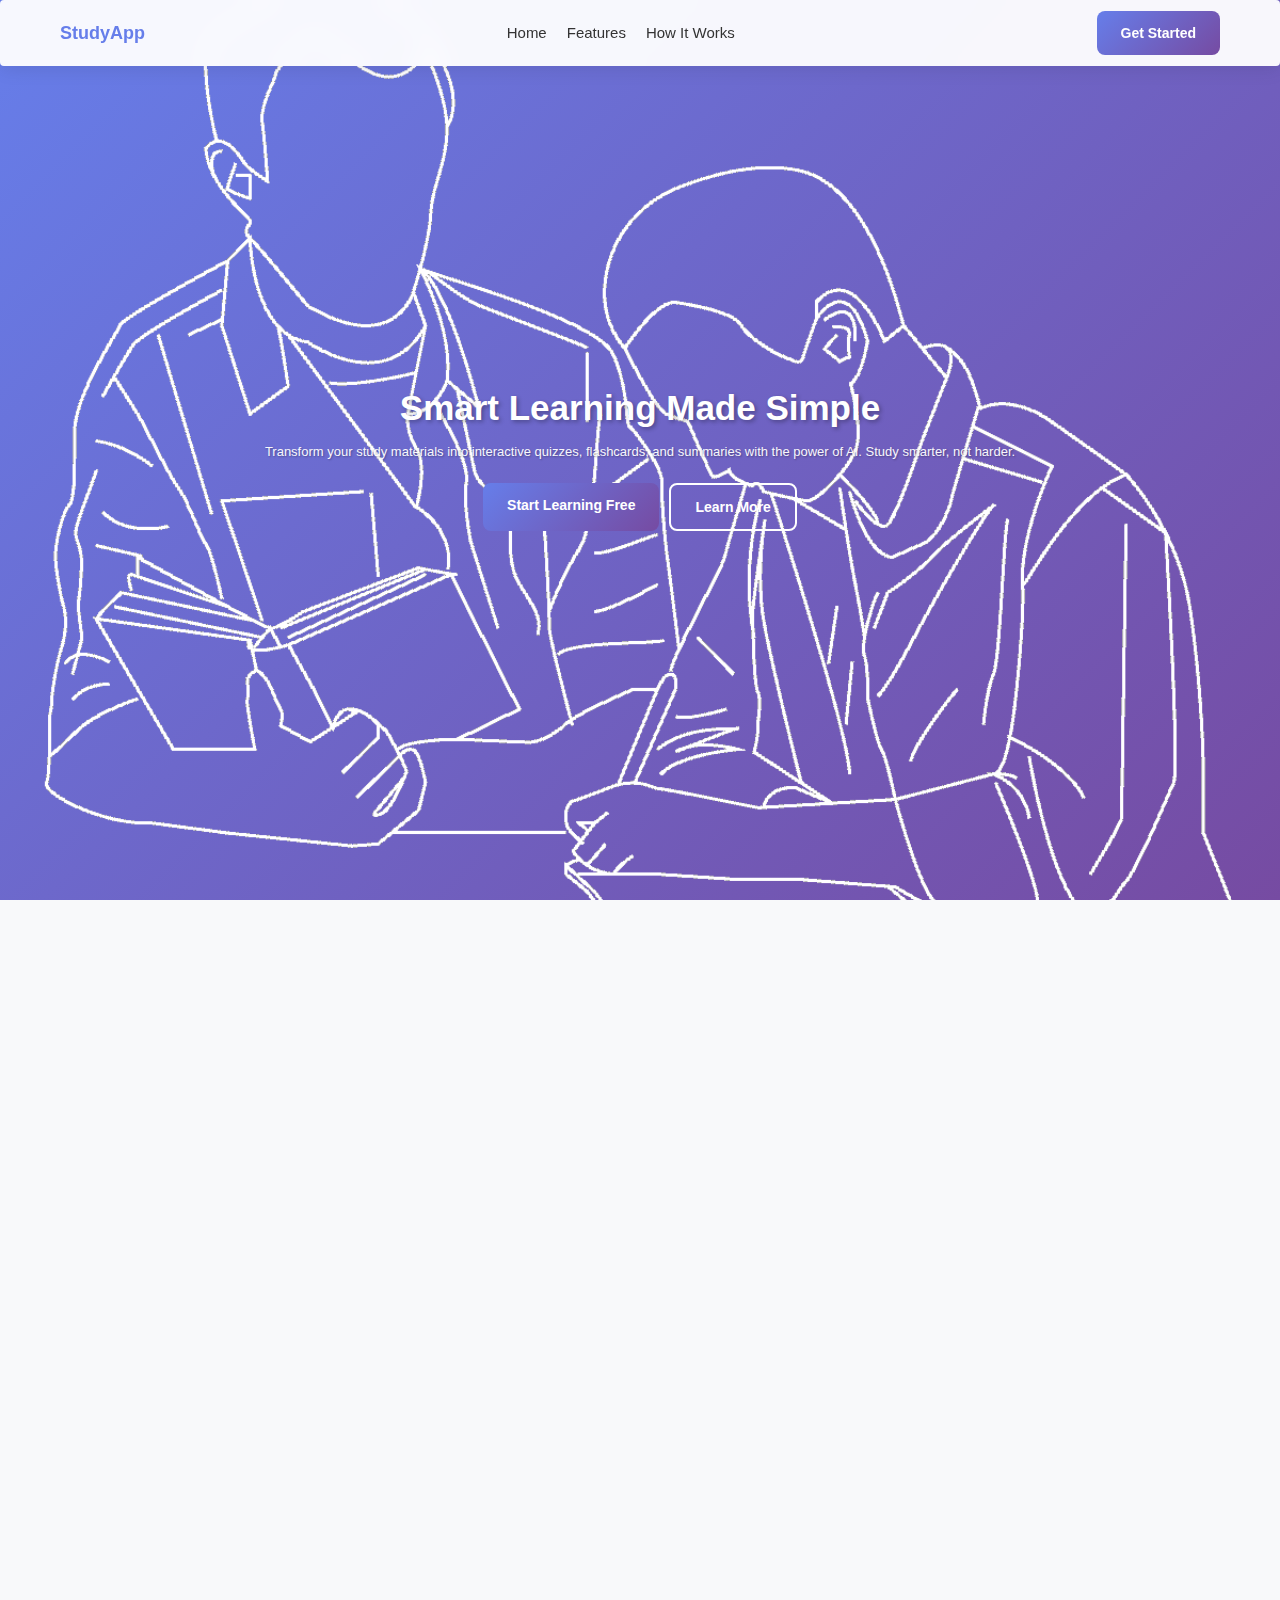
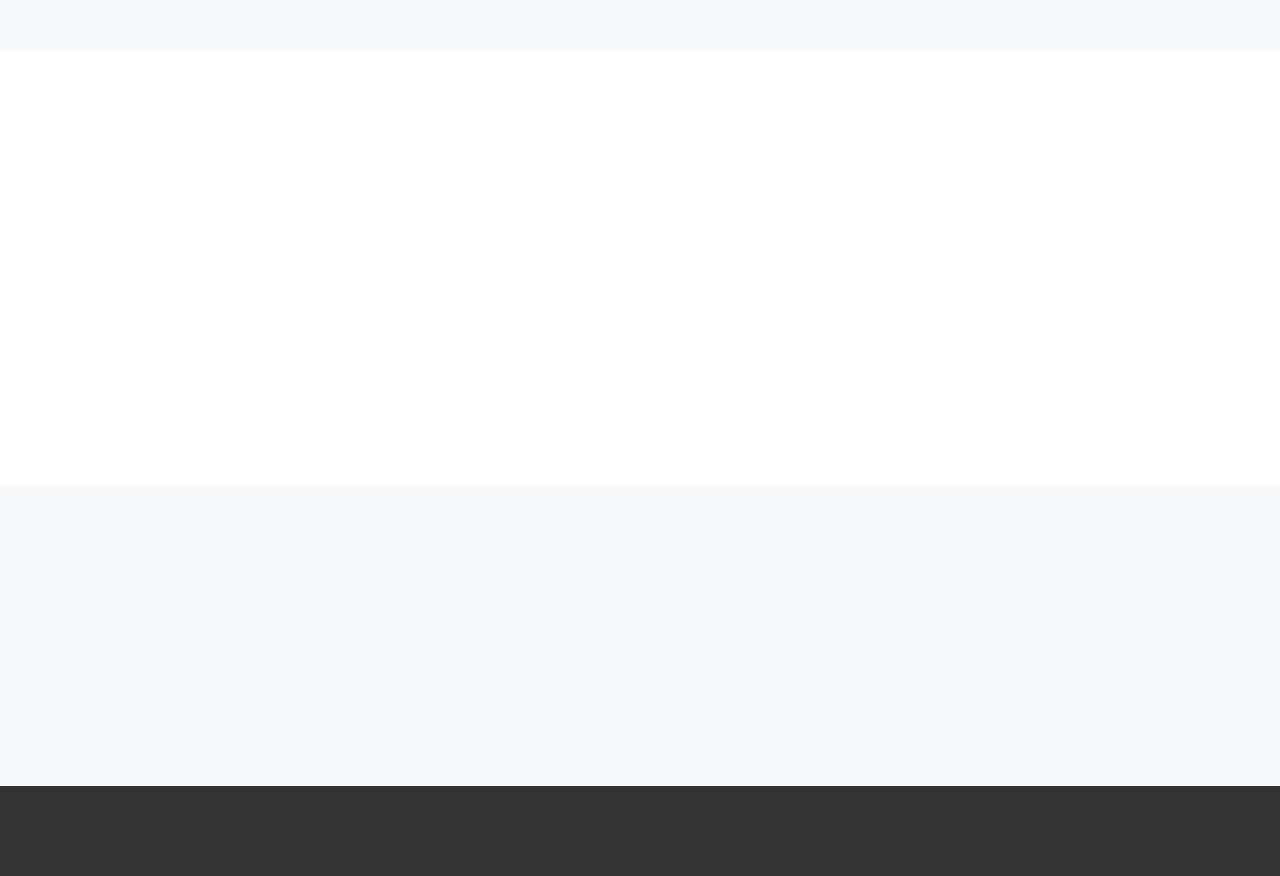
<file: index.html>
<!DOCTYPE html>
<html lang="en">
<head>
    <meta charset="UTF-8">
    <meta name="viewport" content="width=device-width, initial-scale=1.0">
    <title>StudyApp - Smart Learning Platform</title>
    <link rel="stylesheet" href="https://maxcdn.bootstrapcdn.com/bootstrap/3.3.7/css/bootstrap.min.css">
    <link rel="stylesheet" href="https://cdn.jsdelivr.net/npm/bootstrap-icons@1.10.5/font/bootstrap-icons.css">
    <link rel="stylesheet" href="./style.css">
</head>
<body>
    <!-- Navigation -->
    <nav class="navbar">
        <div class="nav-container">
            <div class="logo">StudyApp</div>
            <ul class="nav-links">
                <li><a href="#home">Home</a></li>
                <li><a href="#features">Features</a></li>
                <li><a href="#how-it-works">How It Works</a></li>
            </ul>
            <div class="nav-cta">
                <a href="./dashboard/index.html" class="btn btn-primary">Get Started</a>
            </div>
        </div>
    </nav>

    <!-- Hero Section -->
    <section id="home" class="hero">
        <div style="width: 100%; height: 100%; background: url('./assets/174927611278920188.png') no-repeat center center; background-size: cover;">
            <div class="hero-content">
                <h1>Smart Learning Made Simple</h1>
                <p>Transform your study materials into interactive quizzes, flashcards, and summaries with the power of AI. Study smarter, not harder.</p>
                <div class="hero-cta">
                    <a href="./dashboard/index.html" class="btn btn-primary">Start Learning Free</a>
                    <a href="#features" class="btn btn-outline">Learn More</a>
                </div>
            </div>
        </div>
    </section>

    <!-- Features Section -->
    <section id="features" class="features">
        <div class="container">
            <div class="section-title fade-in">
                <h2>Everything You Need to Excel</h2>
                <p>Powerful tools designed to make studying more effective and engaging</p>
            </div>
            <div class="features-grid">
                <div class="feature-card fade-in">
                    <i class="bi bi-lightbulb feature-icon"></i>
                    <h3>Smart Summaries</h3>
                    <p>Get instant, AI-powered summaries of your study materials. Save time and focus on what matters most.</p>
                </div>
                <div class="feature-card fade-in">
                    <i class="bi bi-lightbulb feature-icon"></i>
                    <h3>Interactive Quizzes</h3>
                    <p>Generate custom quizzes with multiple choice, true/false, and fill-in-the-blank questions automatically.</p>
                </div>
                <div class="feature-card fade-in">
                    <i class="bi bi-card-text feature-icon"></i>
                    <h3>Smart Flashcards</h3>
                    <p>Create personalized flashcards that adapt to your learning pace and help you memorize key concepts.</p>
                </div>
                <div class="feature-card fade-in">
                    <i class="bi bi-journal-text feature-icon"></i>
                    <h3>Study Notes</h3>
                    <p>Organize and structure your notes with AI assistance for better comprehension and retention.</p>
                </div>
            </div>
        </div>
    </section>

    <!-- How It Works Section -->
    <section id="how-it-works" class="how-it-works">
        <div class="container">
            <div class="section-title fade-in">
                <h2>How It Works</h2>
                <p>Get started in just three simple steps</p>
            </div>
            <div class="steps">
                <div class="step fade-in">
                    <div class="step-number">1</div>
                    <h3>Upload Your Material</h3>
                    <p>Simply paste or upload your study content, notes, or textbook chapters.</p>
                </div>
                <div class="step fade-in">
                    <div class="step-number">2</div>
                    <h3>Choose Your Tools</h3>
                    <p>Select from quizzes, flashcards, summaries, or notes based on your learning style.</p>
                </div>
                <div class="step fade-in">
                    <div class="step-number">3</div>
                    <h3>Start Learning</h3>
                    <p>Practice with your personalized study materials and track your progress.</p>
                </div>
            </div>
        </div>
    </section>

    <!-- CTA Section -->
    <section class="cta">
        <div class="container">
            <div class="fade-in">
                <h2>Ready to Transform Your Learning?</h2>
                <p>Join thousands of students who are already studying smarter with StudyApp. Start your free trial today.</p>
                <a href="./dashboard/index.html" class="btn btn-primary">Get Started for Free</a>
            </div>
        </div>
    </section>

    <!-- Footer -->
    <footer class="footer">
        <div class="container">
            <div class="footer-links">
            </div>
        </div>
    </footer>

    <script>
        // Smooth scrolling for navigation links
        document.querySelectorAll('a[href^="#"]').forEach(anchor => {
            anchor.addEventListener('click', function (e) {
                e.preventDefault();
                const target = document.querySelector(this.getAttribute('href'));
                if (target) {
                    target.scrollIntoView({
                        behavior: 'smooth',
                        block: 'start',
                        inline: 'nearest'
                    });
                }
            });
        });

        // Fade in animation on scroll
        const observerOptions = {
            threshold: 0.1,
            rootMargin: '0px 0px -50px 0px'
        };

        const observer = new IntersectionObserver((entries) => {
            entries.forEach(entry => {
                if (entry.isIntersecting) {
                    entry.target.classList.add('visible');
                }
            });
        }, observerOptions);

        document.querySelectorAll('.fade-in').forEach(el => {
            observer.observe(el);
        });

        // Navbar background on scroll
        window.addEventListener('scroll', () => {
            const navbar = document.querySelector('.navbar');
            if (window.scrollY > 100) {
                navbar.style.background = 'rgba(255, 255, 255, 0.98)';
            } else {
                navbar.style.background = 'rgba(255, 255, 255, 0.95)';
            }
        });
    </script>
</body>
</html>
</file>
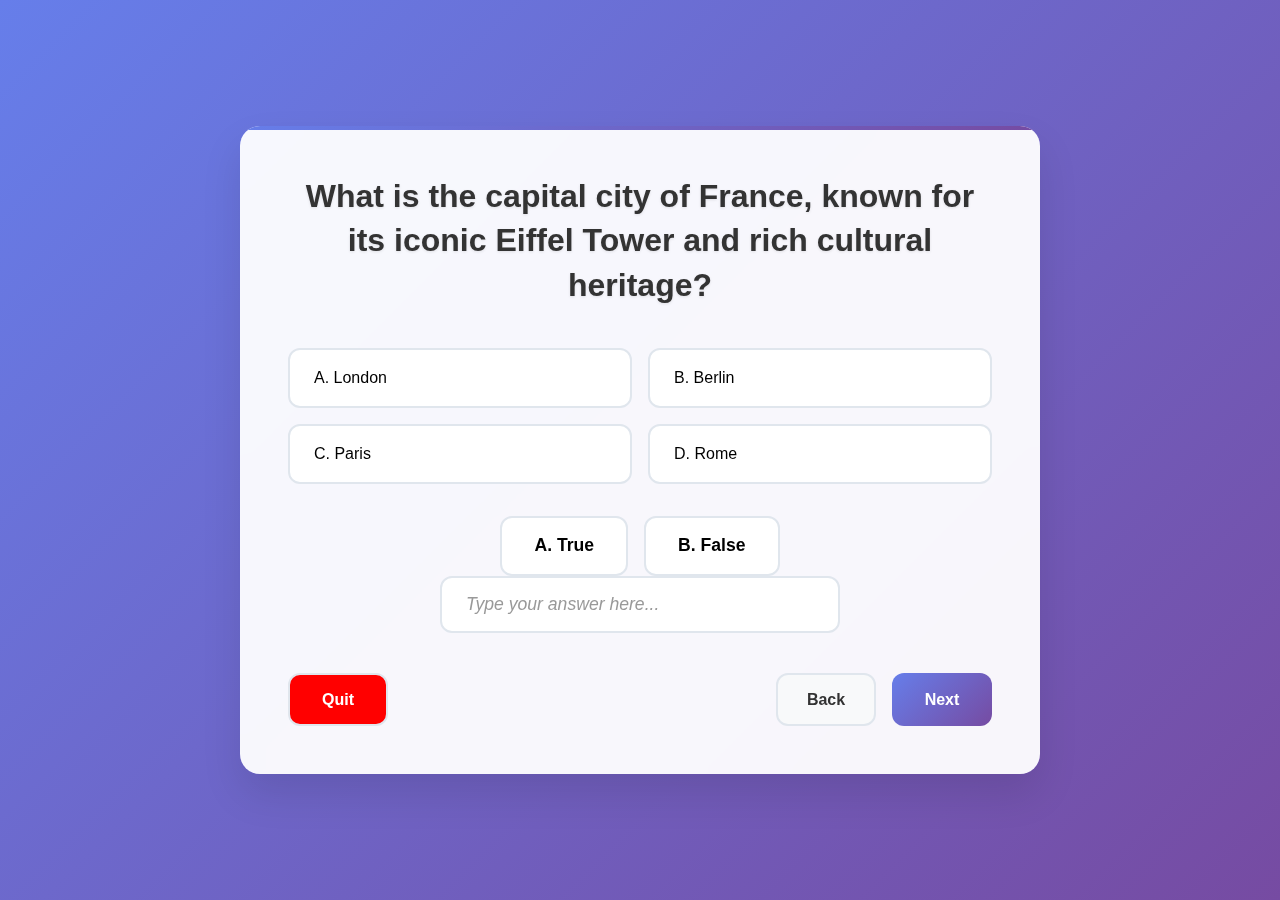
<file: quiz/index.html>
<!DOCTYPE html>
<html lang="en">
<head>
    <meta charset="UTF-8">
    <meta name="viewport" content="width=device-width, initial-scale=1.0">
    <title>Quiz</title>
    <link href="./style.css" rel="stylesheet">
</head>
<body>
    <div class="quiz-container fade-in">
        <div class="progress-bar"></div>
        
        <h1 id="Question">What is the capital city of France, known for its iconic Eiffel Tower and rich cultural heritage?</h1>
        
        <div class="question-options">
            <!-- MCQ Options -->
            <div id="mcqdiv">
                <button value="a" class="mcq_op">A. London</button>
                <button value="b" class="mcq_op">B. Berlin</button>
                <button value="c" class="mcq_op">C. Paris</button>
                <button value="d" class="mcq_op">D. Rome</button>
            </div>
            
            <!-- True/False Options -->
            <div id="tfdiv">
                <button value="true" class="tf_op">A. True</button>
                <button value="false" class="tf_op">B. False</button>
            </div>
            
            <!-- Fill in Blank -->
            <div id="fibdiv">
                <input placeholder="Type your answer here..." id="fib_op" /> 
            </div>
            
            <!-- Feedback Message -->
            <div id="feedback" class="feedback-message"></div>
        </div>
        <div style="display: flex; justify-content: space-between; margin-top: 2rem;">
            <a class="nav-btn3 nav-btn" href="../quiz_view/index.html" style="text-decoration: none;">Quit</a>
            <div class="nav-buttons">
                <button class="nav-btn1  nav-btn" onclick="OnClickBack()">Back</button>
                <button class="nav-btn2  nav-btn" onclick="OnClickNext()">Next</button>
            </div>
        </div>
    </div>

    <script src="script.js"></script>
</body>
</html>
</file>
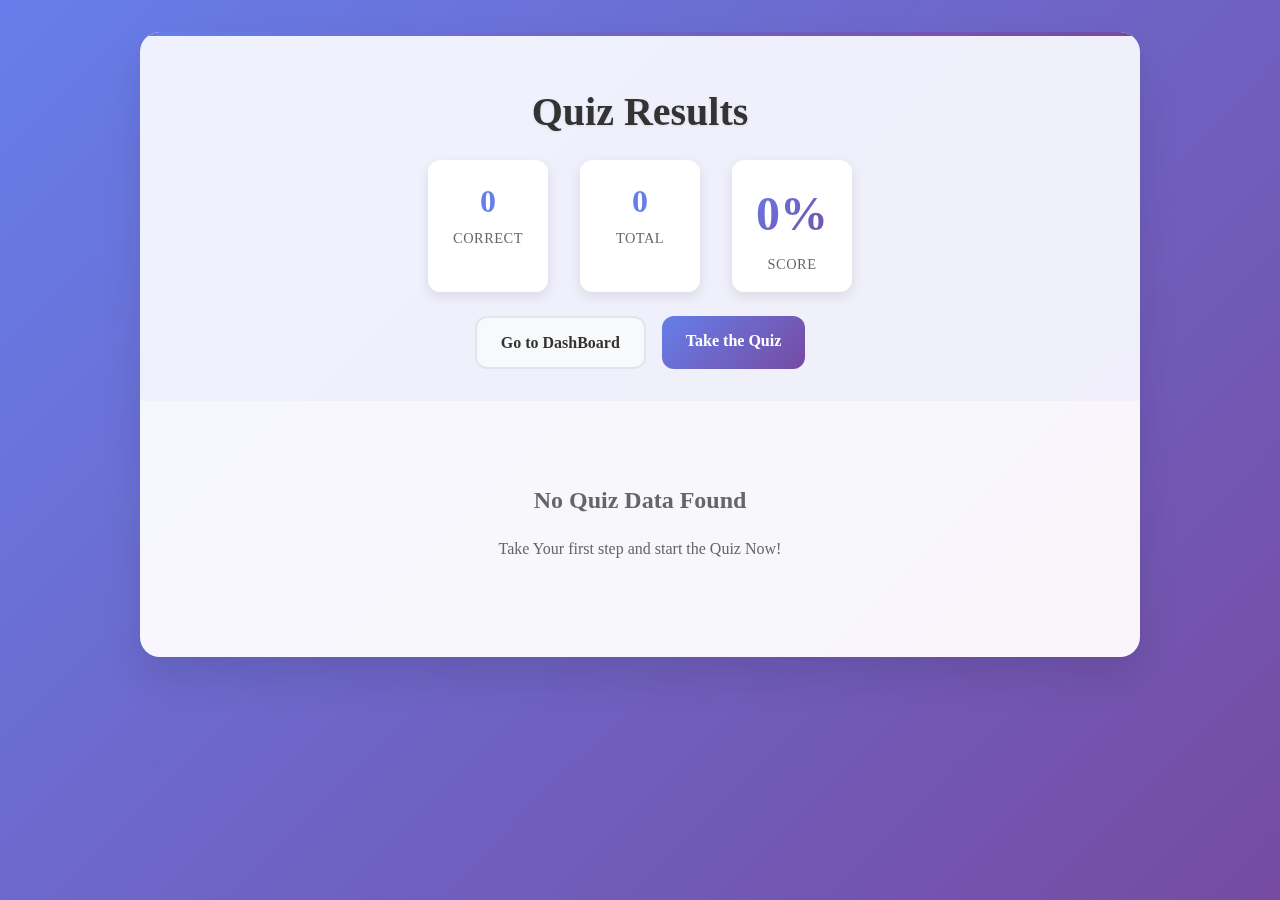
<file: quiz_view/index.html>
<!DOCTYPE html>
<html lang="en">
<head>
    <meta charset="UTF-8">
    <meta name="viewport" content="width=device-width, initial-scale=1.0">
    <link href="./style.css" rel="stylesheet">
    <title>Quiz Results - StudyApp</title>
</head>
<body>

    <div class="results-container fade-in">
        <div class="results-header">
            <h1 class="results-title">Quiz Results</h1>
            <div class="score-summary">
                <div class="score-item">
                    <div class="score-number" id="correct-count">0</div>
                    <div class="score-label">Correct</div>
                </div>
                <div class="score-item">
                    <div class="score-number" id="total-count">0</div>
                    <div class="score-label">Total</div>
                </div>
                <div class="score-item">
                    <div class="score-percentage" id="percentage">0%</div>
                    <div class="score-label">Score</div>
                </div>
            </div>
            <div class="nav-buttons">
                <a href="../dashboard/index.html" class="nav-btn1  nav-btn">Go to DashBoard</a>
                <a href="../quiz/index.html" class="nav-btn2  nav-btn">Take the Quiz</a>
            </div>
        </div>

        <div class="questions-list" id="questions-container">
            <!-- Questions will be loaded here -->
        </div>
    </div>
</body>
<script src="./script.js"></script>
</html>
</file>
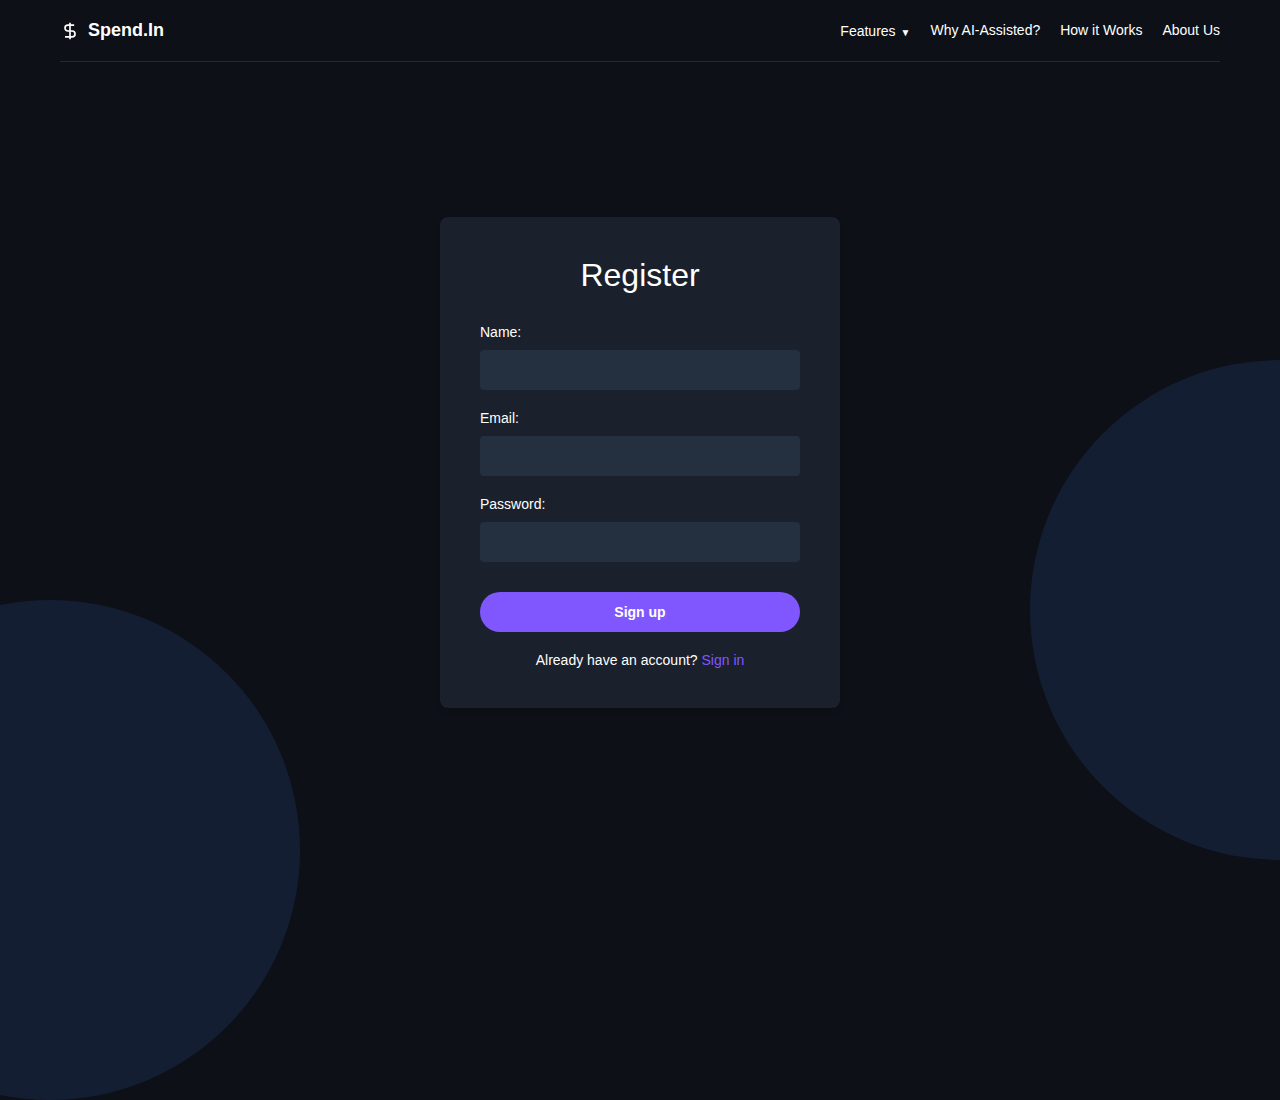
<file: auth/sign up.html>
<!DOCTYPE html>
<html lang="en">
<head>
    <meta charset="UTF-8">
    <meta name="viewport" content="width=device-width, initial-scale=1.0">
    <title>Spend.In - Authentication</title>
    <link rel="stylesheet" href="sign in.css">
</head>
<body>
    <div class="container">
        <!-- Navigation -->
        <nav class="navbar">
            <div class="logo">
                <a href="#">
                    <svg width="20" height="20" viewBox="0 0 24 24" fill="none" stroke="currentColor" stroke-width="2">
                        <path d="M12 2v20M17 5H9.5a3.5 3.5 0 0 0 0 7h5a3.5 3.5 0 0 1 0 7H6" />
                    </svg>
                    Spend.In
                </a>
            </div>
            <div class="nav-links">
                <div class="dropdown">
                    <a href="#" class="dropdown-toggle">Features</a>
                </div>
                <a href="#">Why AI-Assisted?</a>
                <a href="#">How it Works</a>
                <a href="#">About Us</a>
            </div>
        </nav>

        <!-- Register Form -->
        <div class="auth-container" id="register-form">
            <div class="auth-form">
                <h1>Register</h1>
                <form>
                    <div class="form-group">
                        <label for="name">Name:</label>
                        <input type="text" id="name" name="name" required>
                    </div>
                    <div class="form-group">
                        <label for="email">Email:</label>
                        <input type="email" id="email" name="email" required>
                    </div>
                    <div class="form-group">
                        <label for="password">Password:</label>
                        <input type="password" id="password" name="password" required>
                    </div>
                    <button type="submit" class="btn-primary">Sign up</button>
                </form>
                <p class="auth-link">Already have an account? <a href="#" id="login-link">Sign in</a></p>
            </div>
        </div>

        <!-- Login Form -->
        <div class="auth-container" id="login-form" style="display: none;">
            <div class="auth-form">
                <h1>Login</h1>
                <form>
                    <div class="form-group">
                        <input type="text" id="username" name="username" placeholder="USERNAME/EMAIL" required>
                    </div>
                    <div class="form-group">
                        <input type="password" id="login-password" name="password" placeholder="PASSWORD" required>
                    </div>
                    <button type="submit" class="btn-primary">Submit</button>
                </form>
                <p class="auth-link">Don't have an account? <a href="#" id="register-link">Sign up</a></p>
            </div>
        </div>
    </div>

    <script>
        // Simple script to toggle between login and register forms
        document.getElementById('login-link').addEventListener('click', function(e) {
            e.preventDefault();
            document.getElementById('register-form').style.display = 'none';
            document.getElementById('login-form').style.display = 'block';
        });

        document.getElementById('register-link').addEventListener('click', function(e) {
            e.preventDefault();
            document.getElementById('login-form').style.display = 'none';
            document.getElementById('register-form').style.display = 'block';
        });
    </script>
</body>
</html>
</file>
<file: style.css>
* {
    margin: 0;
    padding: 0;
    box-sizing: border-box;
}

body {
    font-family: -apple-system, BlinkMacSystemFont, 'Segoe UI', Roboto, Oxygen, Ubuntu, Cantarell, sans-serif;
    line-height: 1.6;
    color: #333;
    scroll-behavior: smooth;
}

/* Navigation */
.navbar {
    background: rgba(255, 255, 255, 0.95);
    backdrop-filter: blur(10px);
    padding: 1rem 0;
    position: fixed;
    width: 100%;
    top: 0;
    z-index: 1000;
    box-shadow: 0 2px 20px rgba(0, 0, 0, 0.1);
}

.nav-container {
    max-width: 1200px;
    margin: 0 auto;
    padding: 0 2rem;
    display: flex;
    justify-content: space-between;
    align-items: center;
}

.logo {
    font-size: 1.8rem;
    font-weight: bold;
    color: #667eea;
}

.nav-links {
    display: flex;
    list-style: none;
    gap: 2rem;
    margin-bottom: 0;
    font-size: 1.5rem;
}

.nav-links a {
    text-decoration: none;
    color: #333;
    font-weight: 500;
    transition: color 0.3s ease;
}

.nav-links a:hover {
    color: #667eea;
}

.nav-cta {
    display: flex;
    gap: 1rem;
}

.btn {
    padding: 12px 24px;
    border-radius: 8px;
    text-decoration: none;
    font-weight: 600;
    transition: all 0.3s ease;
    border: none;
    cursor: pointer;
    display: inline-block;
}

.btn-primary {
    background: linear-gradient(135deg, #667eea 0%, #764ba2 100%);
    color: white;
}

.btn-primary:hover {
    transform: translateY(-2px);
    box-shadow: 0 4px 15px rgba(102, 126, 234, 0.3);
    color: white;
    text-decoration: none;
}

.btn-outline {
    background: transparent;
    color: white;
    border: 2px solid white;
}

.btn-outline:hover {
    background: white;
    color: #667eea;
    text-decoration: none;
}

/* Hero Section */
.hero {
    background: linear-gradient(135deg, #667eea 0%, #764ba2 100%);
    color: white;
    text-align: center;
    min-height: 100vh;
    display: flex;
    align-items: center;
    justify-content: center;
    position: relative;
}

.hero > div {
    position: absolute;
    top: 0;
    left: 0;
    width: 100%;
    height: 100%;
    background-size: cover !important;
    background-position: center center !important;
    background-repeat: no-repeat !important;
    display: flex;
    align-items: center;
    justify-content: center;
}



.hero-content {
    position: relative;
    z-index: 2;
    max-width: 800px;
    margin: 0 auto;
    padding: 0 2rem;
}

.hero h1 {
    font-size: 3.5rem;
    margin-bottom: 1.5rem;
    font-weight: 700;
    text-shadow: 2px 2px 4px rgba(0, 0, 0, 0.3);
}

.hero p {
    font-size: 1.3rem;
    margin-bottom: 2rem;
    opacity: 0.95;
    text-shadow: 1px 1px 2px rgba(0, 0, 0, 0.3);
}

.hero-cta {
    display: flex;
    gap: 1rem;
    justify-content: center;
    flex-wrap: wrap;
}

/* Features Section */
.features {
    padding: 80px 0;
    background: #f8f9fa;
}

.container {
    max-width: 1200px;
    margin: 0 auto;
    padding: 0 2rem;
}

.section-title {
    text-align: center;
    margin-bottom: 4rem;
}

.section-title h2 {
    font-size: 2.5rem;
    margin-bottom: 1rem;
    color: #333;
}

.section-title p {
    font-size: 1.2rem;
    color: #666;
    max-width: 600px;
    margin: 0 auto;
}

.features-grid {
    display: grid;
    grid-template-columns: repeat(auto-fit, minmax(300px, 1fr));
    gap: 3rem;
}

.feature-card {
    background: white;
    padding: 2.5rem;
    border-radius: 20px;
    text-align: center;
    box-shadow: 0 10px 30px rgba(0, 0, 0, 0.1);
    transition: transform 0.3s ease;
}

.feature-card:hover {
    transform: translateY(-10px);
}

.feature-icon {
    font-size: 3rem;
    color: #667eea;
    margin-bottom: 1.5rem;
}

.feature-card h3 {
    font-size: 1.5rem;
    margin-bottom: 1rem;
    color: #333;
}

.feature-card p {
    color: #666;
    line-height: 1.6;
}

/* How It Works Section */
.how-it-works {
    padding: 80px 0;
    background: white;
}

.steps {
    display: grid;
    grid-template-columns: repeat(auto-fit, minmax(250px, 1fr));
    gap: 3rem;
    margin-top: 3rem;
}

.step {
    text-align: center;
}

.step-number {
    width: 60px;
    height: 60px;
    background: linear-gradient(135deg, #667eea 0%, #764ba2 100%);
    color: white;
    border-radius: 50%;
    display: flex;
    align-items: center;
    justify-content: center;
    font-size: 1.5rem;
    font-weight: bold;
    margin: 0 auto 1.5rem;
}

.step h3 {
    font-size: 1.3rem;
    margin-bottom: 1rem;
    color: #333;
}

.step p {
    color: #666;
}

/* CTA Section */
.cta {
    padding: 80px 0;
    background: #f8f9fa;
    text-align: center;
}

.cta h2 {
    font-size: 2.5rem;
    margin-bottom: 1rem;
    color: #333;
}

.cta p {
    font-size: 1.2rem;
    color: #666;
    margin-bottom: 2rem;
    max-width: 600px;
    margin-left: auto;
    margin-right: auto;
}

/* Footer */
.footer {
    background: #333;
    color: white;
    padding: 40px 0;
    text-align: center;
}

.footer p {
    margin-bottom: 1rem;
}

.footer-links {
    display: flex;
    justify-content: center;
    gap: 2rem;
    margin-bottom: 1rem;
}

.footer-links a {
    color: #ccc;
    text-decoration: none;
    transition: color 0.3s ease;
}

.footer-links a:hover {
    color: #667eea;
}

/* Mobile Responsive */
@media (max-width: 768px) {
    .nav-links {
        display: none;
    }

    .hero h1 {
        font-size: 2.5rem;
    }

    .hero p {
        font-size: 1.1rem;
    }

    .hero-cta {
        flex-direction: column;
        align-items: center;
    }

    .section-title h2 {
        font-size: 2rem;
    }

    .features-grid {
        grid-template-columns: 1fr;
    }

    .steps {
        grid-template-columns: 1fr;
    }
}

/* Smooth scrolling animation */
.fade-in {
    opacity: 0;
    transform: translateY(30px);
    transition: opacity 0.6s ease, transform 0.6s ease;
}

.fade-in.visible {
    opacity: 1;
    transform: translateY(0);
}
</file>
<file: quiz/style.css>
* {
    margin: 0;
    padding: 0;
    box-sizing: border-box;
}

body {
    font-family: -apple-system, BlinkMacSystemFont, 'Segoe UI', Roboto, Oxygen, Ubuntu, Cantarell, sans-serif;
    line-height: 1.6;
    color: #333;
    background: linear-gradient(135deg, #667eea 0%, #764ba2 100%);
    min-height: 100vh;
    display: flex;
    align-items: center;
    justify-content: center;
    padding: 2rem;
}

.quiz-container {
    background: rgba(255, 255, 255, 0.95);
    backdrop-filter: blur(10px);
    border-radius: 20px;
    box-shadow: 0 20px 40px rgba(0, 0, 0, 0.1);
    padding: 3rem;
    max-width: 800px;
    width: 100%;
    text-align: center;
    position: relative;
    overflow: hidden;
}

.quiz-container::before {
    content: '';
    position: absolute;
    top: 0;
    left: 0;
    right: 0;
    height: 4px;
    background: linear-gradient(135deg, #667eea 0%, #764ba2 100%);
}

#Question {
    font-size: 2rem;
    font-weight: 700;
    margin-bottom: 2.5rem;
    color: #333;
    line-height: 1.4;
    text-shadow: 0 1px 3px rgba(0, 0, 0, 0.1);
}

.question-options {
    margin-bottom: 2.5rem;
}

/* MCQ Styles */
#mcqdiv {
    display: grid;
    grid-template-columns: repeat(auto-fit, minmax(250px, 1fr));
    gap: 1rem;
    margin-bottom: 2rem;
}

.mcq_op {
    background: white;
    border: 2px solid #e0e6ed;
    border-radius: 12px;
    padding: 1rem 1.5rem;
    font-size: 1rem;
    font-weight: 500;
    cursor: pointer;
    transition: all 0.3s ease;
    text-align: left;
    min-height: 60px;
    display: flex;
    align-items: center;
}

.mcq_op:hover:not(.disabled) {
    border-color: #667eea;
    background: linear-gradient(135deg, #667eea 0%, #764ba2 100%);
    color: white;
    transform: translateY(-2px);
    box-shadow: 0 8px 20px rgba(102, 126, 234, 0.3);
}

.mcq_op.correct {
    background: #28a745 !important;
    border-color: #28a745 !important;
    color: white !important;
    transform: none !important;
}

.mcq_op.incorrect {
    background: #dc3545 !important;
    border-color: #dc3545 !important;
    color: white !important;
    transform: none !important;
}

.mcq_op.disabled {
    cursor: not-allowed;
    opacity: 0.7;
}

.mcq_op:active {
    transform: translateY(0);
}

/* True/False Styles */
#tfdiv {
    display: flex;
    gap: 1rem;
    justify-content: center;
    flex-wrap: wrap;
}

.tf_op {
    background: white;
    border: 2px solid #e0e6ed;
    border-radius: 12px;
    padding: 1rem 2rem;
    font-size: 1.1rem;
    font-weight: 600;
    cursor: pointer;
    transition: all 0.3s ease;
    min-width: 120px;
    height: 60px;
}

.tf_op:hover:not(.disabled) {
    border-color: #667eea;
    background: linear-gradient(135deg, #667eea 0%, #764ba2 100%);
    color: white;
    transform: translateY(-2px);
    box-shadow: 0 8px 20px rgba(102, 126, 234, 0.3);
}

.tf_op.correct {
    background: #28a745 !important;
    border-color: #28a745 !important;
    color: white !important;
    transform: none !important;
}

.tf_op.incorrect {
    background: #dc3545 !important;
    border-color: #dc3545 !important;
    color: white !important;
    transform: none !important;
}

.tf_op.disabled {
    cursor: not-allowed;
    opacity: 0.7;
}

#fibdiv {
    display: flex;
    justify-content: center;
}

#fib_op {
    background: white;
    border: 2px solid #e0e6ed;
    border-radius: 12px;
    padding: 1rem 1.5rem;
    font-size: 1.1rem;
    width: 100%;
    max-width: 400px;
    transition: all 0.3s ease;
    outline: none;
}

#fib_op:focus {
    border-color: #667eea;
    box-shadow: 0 0 0 3px rgba(102, 126, 234, 0.1);
}

#fib_op.correct {
    border-color: #28a745 !important;
    background: #f8fff9 !important;
    box-shadow: 0 0 0 3px rgba(40, 167, 69, 0.1) !important;
}

#fib_op.incorrect {
    border-color: #dc3545 !important;
    background: #fff8f8 !important;
    box-shadow: 0 0 0 3px rgba(220, 53, 69, 0.1) !important;
}

#fib_op::placeholder {
    color: #999;
    font-style: italic;
}

/* Feedback Message */
.feedback-message {
    margin-top: 1rem;
    padding: 1rem;
    border-radius: 8px;
    font-weight: 600;
    text-align: center;
    display: none;
}

.feedback-message.correct {
    background: #d4edda;
    color: #155724;
    border: 1px solid #c3e6cb;
}

.feedback-message.incorrect {
    background: #f8d7da;
    color: #721c24;
    border: 1px solid #f5c6cb;
}


.nav-buttons {
    display: flex;
    gap: 1rem;
    justify-content: center;
}

.nav-btn {
    padding: 12px 24px;
    border-radius: 12px;
    border: none;
    font-weight: 600;
    font-size: 1rem;
    cursor: pointer;
    transition: all 0.3s ease;
    min-width: 100px;
}

.nav-btn1{
    background: #f8f9fa;
    color: #333;
    border: 2px solid #e0e6ed;
}

.nav-btn1:hover {
    background: #e9ecef;
    transform: translateY(-2px);
    box-shadow: 0 4px 12px rgba(0, 0, 0, 0.1);
}

.nav-btn3{
    background: #ff0000;
    color: #ffffff;
    border: 2px solid #e0e6ed;
}

.nav-btn3:hover {
    background: #d10101;
    transform: translateY(-2px);
    box-shadow: 0 4px 12px rgba(0, 0, 0, 0.1);
}

.nav-btn2{
    background: linear-gradient(135deg, #667eea 0%, #764ba2 100%);
    color: white;
}

.nav-btn2:hover {
    transform: translateY(-2px);
    box-shadow: 0 8px 20px rgba(102, 126, 234, 0.3);
}

.nav-btn:active {
    transform: translateY(0);
}

#mcqdiv {
    display: grid;
}

/* Responsive Design */
@media (max-width: 768px) {
    body {
        padding: 1rem;
    }

    .quiz-container {
        padding: 2rem 1.5rem;
    }

    #Question {
        font-size: 1.5rem;
        margin-bottom: 2rem;
    }

    #mcqdiv {
        grid-template-columns: 1fr;
    }

    #tfdiv {
        flex-direction: column;
        align-items: center;
    }

    .tf_op {
        width: 100%;
        max-width: 300px;
    }

    .nav-buttons {
        flex-direction: column;
        align-items: center;
    }

    .nav-btn {
        width: 100%;
        max-width: 200px;
    }
}
</file>
<file: quiz_view/style.css>
* {
    margin: 0;
    padding: 0;
    box-sizing: border-box;
}

body {
    line-height: 1.6;
    color: #333;
    background: linear-gradient(135deg, #667eea 0%, #764ba2 100%);
    min-height: 100vh;
    padding: 2rem;
}

.results-container {
    max-width: 1000px;
    margin: 0 auto;
    background: rgba(255, 255, 255, 0.95);
    backdrop-filter: blur(10px);
    border-radius: 20px;
    box-shadow: 0 20px 40px rgba(0, 0, 0, 0.1);
    overflow: hidden;
    position: relative;
}

.results-container::before {
    content: '';
    position: absolute;
    top: 0;
    left: 0;
    right: 0;
    height: 4px;
    background: linear-gradient(135deg, #667eea 0%, #764ba2 100%);
}

.results-header {
    padding: 3rem 3rem 2rem;
    text-align: center;
    background: rgba(102, 126, 234, 0.05);
}


.nav-buttons {
    display: flex;
    gap: 1rem;
    justify-content: center;
}

.nav-btn {
    padding: 12px 24px;
    border-radius: 12px;
    border: none;
    font-weight: 600;
    text-decoration: none;
    font-size: 1rem;
    cursor: pointer;
    transition: all 0.3s ease;
    min-width: 100px;
}

.nav-btn1{
    background: #f8f9fa;
    color: #333;
    border: 2px solid #e0e6ed;
}

.nav-btn1:hover {
    background: #e9ecef;
    transform: translateY(-2px);
    box-shadow: 0 4px 12px rgba(0, 0, 0, 0.1);
}


.nav-btn2{
    background: linear-gradient(135deg, #667eea 0%, #764ba2 100%);
    color: white;
}

.nav-btn2:hover {
    transform: translateY(-2px);
    box-shadow: 0 8px 20px rgba(102, 126, 234, 0.3);
}

.nav-btn:active {
    transform: translateY(0);
}

.results-title {
    font-size: 2.5rem;
    font-weight: 700;
    margin-bottom: 1rem;
    color: #333;
    text-shadow: 0 1px 3px rgba(0, 0, 0, 0.1);
}

.score-summary {
    display: flex;
    justify-content: center;
    gap: 2rem;
    margin-bottom: 1.5rem;
    flex-wrap: wrap;
}

.score-item {
    background: white;
    padding: 1rem 1.5rem;
    border-radius: 12px;
    box-shadow: 0 4px 12px rgba(0, 0, 0, 0.1);
    text-align: center;
    min-width: 120px;
}

.score-number {
    font-size: 2rem;
    font-weight: bold;
    color: #667eea;
}

.score-label {
    font-size: 0.9rem;
    color: #666;
    text-transform: uppercase;
    letter-spacing: 0.5px;
}

.score-percentage {
    font-size: 3rem;
    font-weight: bold;
    background: linear-gradient(135deg, #667eea 0%, #764ba2 100%);
    -webkit-background-clip: text;
    -webkit-text-fill-color: transparent;
    background-clip: text;
}

.questions-list {
    padding: 2rem 3rem 3rem;
}

.question-card {
    background: white;
    border-radius: 16px;
    margin-bottom: 2rem;
    box-shadow: 0 4px 12px rgba(0, 0, 0, 0.1);
    overflow: hidden;
    border-left: 4px solid #e0e6ed;
    transition: transform 0.3s ease;
}


.question-header {
    background: #f8f9fa;
    padding: 1.5rem;
    border-bottom: 1px solid #e9ecef;
}

.question-number {
    font-size: 0.9rem;
    color: #667eea;
    font-weight: 600;
    margin-bottom: 0.5rem;
    text-transform: uppercase;
    letter-spacing: 0.5px;
}

.question-text {
    font-size: 1.2rem;
    font-weight: 600;
    color: #333;
    line-height: 1.4;
}

.question-type {
    display: inline-block;
    background: #667eea;
    color: white;
    padding: 0.25rem 0.75rem;
    border-radius: 20px;
    font-size: 0.8rem;
    font-weight: 500;
    margin-top: 0.5rem;
}

.answer-section {
    padding: 1.5rem;
}

.answer-row {
    display: flex;
    align-items: flex-start;
    gap: 1rem;
    margin-bottom: 1rem;
}

.answer-row:last-child {
    margin-bottom: 0;
}


.answer-content {
    flex: 1;
}

.answer-label {
    font-size: 0.9rem;
    font-weight: 600;
    margin-bottom: 0.25rem;
    text-transform: uppercase;
    letter-spacing: 0.5px;
}

.correct-label {
    color: #28a745;
}

.user-label {
    color: #dc3545;
}

.user-label.correct-answer {
    color: #28a745;
}

.answer-text {
    font-size: 1rem;
    padding: 0.75rem 1rem;
    border-radius: 8px;
    font-weight: 500;
}

.correct-answer {
    background: #d4edda;
    color: #155724;
    border: 1px solid #c3e6cb;
}

.incorrect-answer {
    background: #f8d7da;
    color: #721c24;
    border: 1px solid #f5c6cb;
}

.back-button {
    position: fixed;
    top: 2rem;
    left: 2rem;
    background: rgba(255, 255, 255, 0.9);
    backdrop-filter: blur(10px);
    border: none;
    padding: 0.75rem 1.5rem;
    border-radius: 25px;
    font-weight: 600;
    color: #667eea;
    cursor: pointer;
    transition: all 0.3s ease;
    box-shadow: 0 4px 12px rgba(0, 0, 0, 0.1);
}

.back-button:hover {
    background: #667eea;
    color: white;
    transform: translateY(-2px);
    box-shadow: 0 8px 20px rgba(102, 126, 234, 0.3);
}

.no-data {
    text-align: center;
    padding: 3rem;
    color: #666;
}

.no-data h3 {
    font-size: 1.5rem;
    margin-bottom: 1rem;
}
</file>
<file: auth/sign in.css>
/* Global Styles */
* {
    margin: 0;
    padding: 0;
    box-sizing: border-box;
    font-family: Arial, sans-serif;
}

body {
    background-color: #0d1117;
    color: #fff;
    position: relative;
    min-height: 100vh;
    overflow-x: hidden;
}

/* Background design elements */
body::before,
body::after {
    content: "";
    position: absolute;
    width: 500px;
    height: 500px;
    border-radius: 50%;
    background-color: #141e33;
    z-index: -1;
}

body::before {
    bottom: -200px;
    left: -200px;
}

body::after {
    top: 40%;
    right: -250px;
}

.container {
    width: 100%;
    max-width: 1200px;
    margin: 0 auto;
    padding: 0 20px;
}

/* Navigation */
.navbar {
    display: flex;
    justify-content: space-between;
    align-items: center;
    padding: 20px 0;
    border-bottom: 1px solid rgba(255, 255, 255, 0.1);
}

.logo a {
    display: flex;
    align-items: center;
    color: #fff;
    text-decoration: none;
    font-weight: bold;
    font-size: 18px;
}

.logo svg {
    margin-right: 8px;
}

.nav-links {
    display: flex;
    gap: 20px;
}

.nav-links a {
    color: #fff;
    text-decoration: none;
    font-size: 14px;
}

.dropdown-toggle::after {
    content: "▼";
    font-size: 10px;
    margin-left: 5px;
}

/* Auth Container */
.auth-container {
    display: flex;
    justify-content: center;
    align-items: center;
    min-height: calc(100vh - 100px);
}

.auth-form {
    background-color: #1a202c;
    border-radius: 8px;
    padding: 40px;
    width: 100%;
    max-width: 400px;
    box-shadow: 0 4px 6px rgba(0, 0, 0, 0.1);
}

.auth-form h1 {
    text-align: center;
    margin-bottom: 30px;
    font-weight: normal;
}

.form-group {
    margin-bottom: 20px;
}

.form-group label {
    display: block;
    margin-bottom: 10px;
    font-size: 14px;
}

.form-group input {
    width: 100%;
    padding: 12px 15px;
    border: none;
    background-color: #242f3f;
    color: #fff;
    border-radius: 4px;
    font-size: 14px;
}

.form-group input::placeholder {
    color: #5a6572;
    text-transform: uppercase;
    letter-spacing: 1px;
    font-size: 12px;
}

.btn-primary {
    display: block;
    width: 100%;
    padding: 12px;
    background-color: #8057ff;
    color: #fff;
    border: none;
    border-radius: 50px;
    cursor: pointer;
    font-size: 14px;
    font-weight: bold;
    margin-top: 30px;
    transition: background-color 0.3s;
}

.btn-primary:hover {
    background-color: #6a46d1;
}

.auth-link {
    margin-top: 20px;
    text-align: center;
    font-size: 14px;
}

.auth-link a {
    color: #8057ff;
    text-decoration: none;
}

/* Responsive Design */
@media (max-width: 768px) {
    .nav-links {
        display: none;
    }
    
    .auth-form {
        padding: 30px 20px;
    }
}

@media (max-width: 480px) {
    .auth-form {
        margin: 0 10px;
    }
}
</file>
